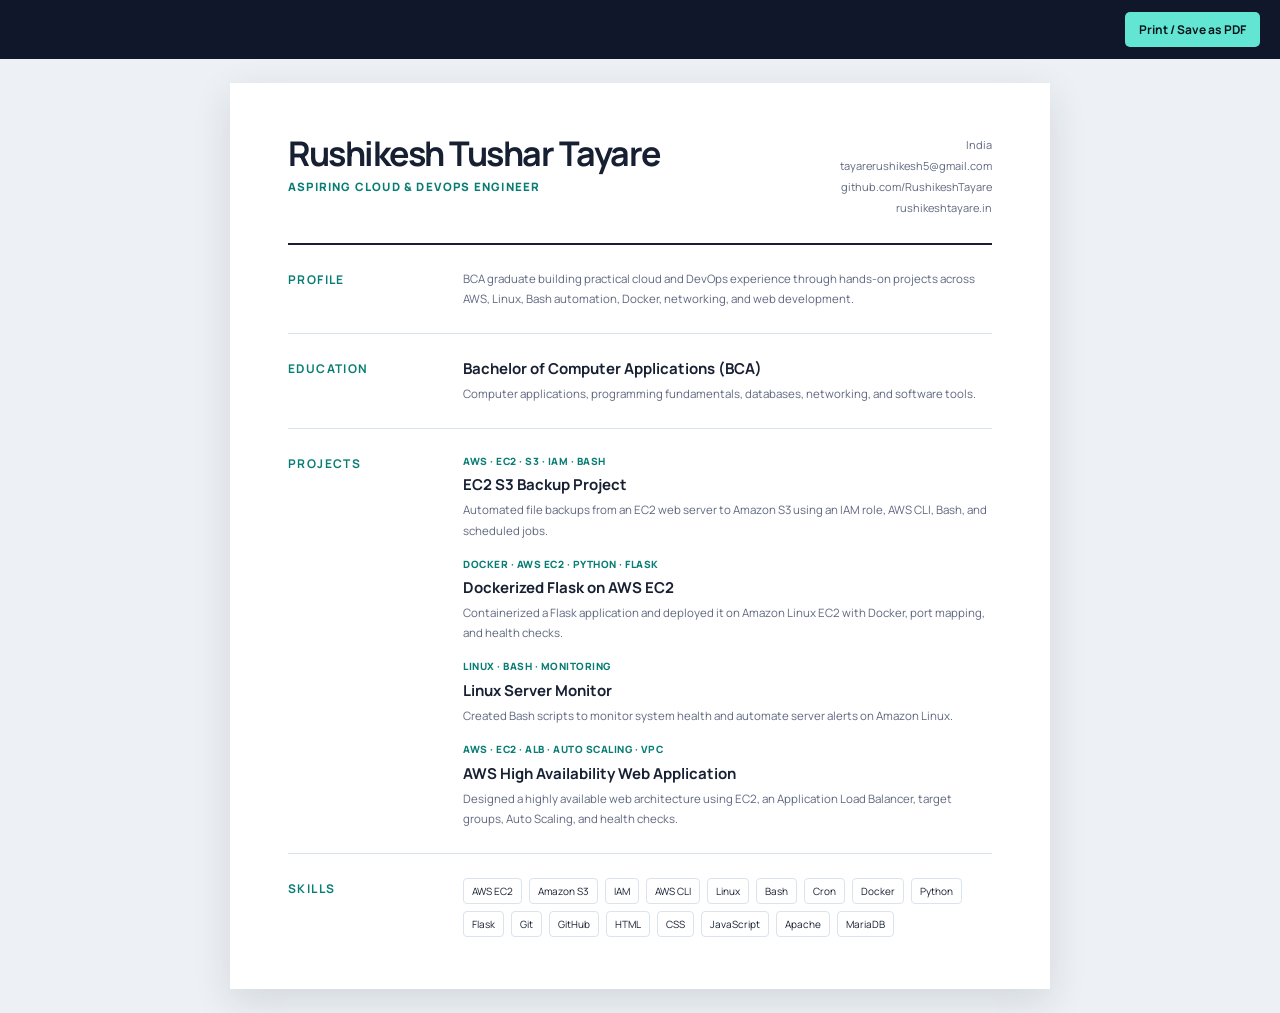
<file: resume.html>
<!doctype html>
<html lang="en">
<head>
  <meta charset="utf-8">
  <meta name="viewport" content="width=device-width, initial-scale=1">
  <title>Rushikesh Tushar Tayare | Resume</title>
  <meta name="description" content="Resume of Rushikesh Tushar Tayare, aspiring Cloud and DevOps engineer.">
  <link rel="preconnect" href="https://fonts.googleapis.com">
  <link rel="preconnect" href="https://fonts.gstatic.com" crossorigin>
  <link href="https://fonts.googleapis.com/css2?family=Manrope:wght@400;500;600;700;800&display=swap" rel="stylesheet">
  <style>
    :root { --ink: #172033; --muted: #5f6880; --accent: #087d74; --line: #dbe3ec; --paper: #ffffff; }
    * { box-sizing: border-box; }
    body { margin: 0; background: #edf1f5; color: var(--ink); font-family: "Manrope", Arial, sans-serif; }
    .toolbar { position: sticky; top: 0; z-index: 2; display: flex; justify-content: flex-end; padding: 12px 20px; background: #10172a; }
    .toolbar button { border: 0; border-radius: 5px; background: #62e5d2; color: #07131c; padding: 9px 14px; font: 700 12px "Manrope", sans-serif; cursor: pointer; }
    .resume { width: min(820px, calc(100% - 32px)); margin: 24px auto; padding: 52px 58px; background: var(--paper); box-shadow: 0 12px 36px rgba(23, 32, 51, .12); }
    header { display: flex; justify-content: space-between; gap: 30px; border-bottom: 2px solid var(--ink); padding-bottom: 24px; }
    h1 { margin: 0 0 5px; font-size: 34px; line-height: 1.1; letter-spacing: -1.5px; }
    .role { margin: 0; color: var(--accent); font-weight: 800; letter-spacing: 1.2px; text-transform: uppercase; }
    .contact { text-align: right; color: var(--muted); font-size: 11px; line-height: 1.9; }
    .contact a { color: inherit; text-decoration: none; }
    section { display: grid; grid-template-columns: 145px 1fr; gap: 30px; padding-top: 24px; }
    section + section { border-top: 1px solid var(--line); margin-top: 24px; }
    h2 { margin: 2px 0 0; color: var(--accent); font-size: 12px; letter-spacing: 1.4px; text-transform: uppercase; }
    h3 { margin: 0 0 5px; font-size: 15px; }
    p, li { color: var(--muted); font-size: 11.5px; line-height: 1.75; }
    p { margin: 0; }
    ul { margin: 7px 0 0; padding-left: 17px; }
    li { padding-left: 2px; }
    .project + .project { margin-top: 15px; }
    .project-meta { margin-bottom: 4px; color: var(--accent); font-size: 10px; font-weight: 800; letter-spacing: .5px; text-transform: uppercase; }
    .skills { display: flex; flex-wrap: wrap; gap: 7px; }
    .skills span { border: 1px solid var(--line); border-radius: 4px; padding: 5px 8px; color: var(--ink); font-size: 10px; }
    @media (max-width: 650px) {
      .toolbar { position: static; }
      .resume { width: calc(100% - 20px); margin: 10px auto; padding: 32px 24px; }
      header { display: block; }
      h1 { font-size: 28px; }
      .contact { margin-top: 18px; text-align: left; }
      section { grid-template-columns: 1fr; gap: 10px; }
    }
    @media print {
      @page { margin: 12mm; }
      body { background: #fff; }
      .toolbar { display: none; }
      .resume { width: 100%; margin: 0; padding: 0; box-shadow: none; }
    }
  </style>
</head>
<body>
  <div class="toolbar">
    <button type="button" onclick="window.print()">Print / Save as PDF</button>
  </div>
  <main class="resume">
    <header>
      <div>
        <h1>Rushikesh Tushar Tayare</h1>
        <p class="role">Aspiring Cloud &amp; DevOps Engineer</p>
      </div>
      <div class="contact">
        India<br>
        <a href="mailto:tayarerushikesh5@gmail.com">tayarerushikesh5@gmail.com</a><br>
        <a href="https://github.com/RushikeshTayare">github.com/RushikeshTayare</a><br>
        <a href="https://rushikeshtayare.in">rushikeshtayare.in</a>
      </div>
    </header>

    <section>
      <h2>Profile</h2>
      <p>BCA graduate building practical cloud and DevOps experience through hands-on projects across AWS, Linux, Bash automation, Docker, networking, and web development.</p>
    </section>

    <section>
      <h2>Education</h2>
      <div>
        <h3>Bachelor of Computer Applications (BCA)</h3>
        <p>Computer applications, programming fundamentals, databases, networking, and software tools.</p>
      </div>
    </section>

    <section>
      <h2>Projects</h2>
      <div>
        <div class="project">
          <p class="project-meta">AWS · EC2 · S3 · IAM · Bash</p>
          <h3>EC2 S3 Backup Project</h3>
          <p>Automated file backups from an EC2 web server to Amazon S3 using an IAM role, AWS CLI, Bash, and scheduled jobs.</p>
        </div>
        <div class="project">
          <p class="project-meta">Docker · AWS EC2 · Python · Flask</p>
          <h3>Dockerized Flask on AWS EC2</h3>
          <p>Containerized a Flask application and deployed it on Amazon Linux EC2 with Docker, port mapping, and health checks.</p>
        </div>
        <div class="project">
          <p class="project-meta">Linux · Bash · Monitoring</p>
          <h3>Linux Server Monitor</h3>
          <p>Created Bash scripts to monitor system health and automate server alerts on Amazon Linux.</p>
        </div>
        <div class="project">
          <p class="project-meta">AWS · EC2 · ALB · Auto Scaling · VPC</p>
          <h3>AWS High Availability Web Application</h3>
          <p>Designed a highly available web architecture using EC2, an Application Load Balancer, target groups, Auto Scaling, and health checks.</p>
        </div>
      </div>
    </section>

    <section>
      <h2>Skills</h2>
      <div class="skills">
        <span>AWS EC2</span>
        <span>Amazon S3</span>
        <span>IAM</span>
        <span>AWS CLI</span>
        <span>Linux</span>
        <span>Bash</span>
        <span>Cron</span>
        <span>Docker</span>
        <span>Python</span>
        <span>Flask</span>
        <span>Git</span>
        <span>GitHub</span>
        <span>HTML</span>
        <span>CSS</span>
        <span>JavaScript</span>
        <span>Apache</span>
        <span>MariaDB</span>
      </div>
    </section>
  </main>
</body>
</html>
</file>
